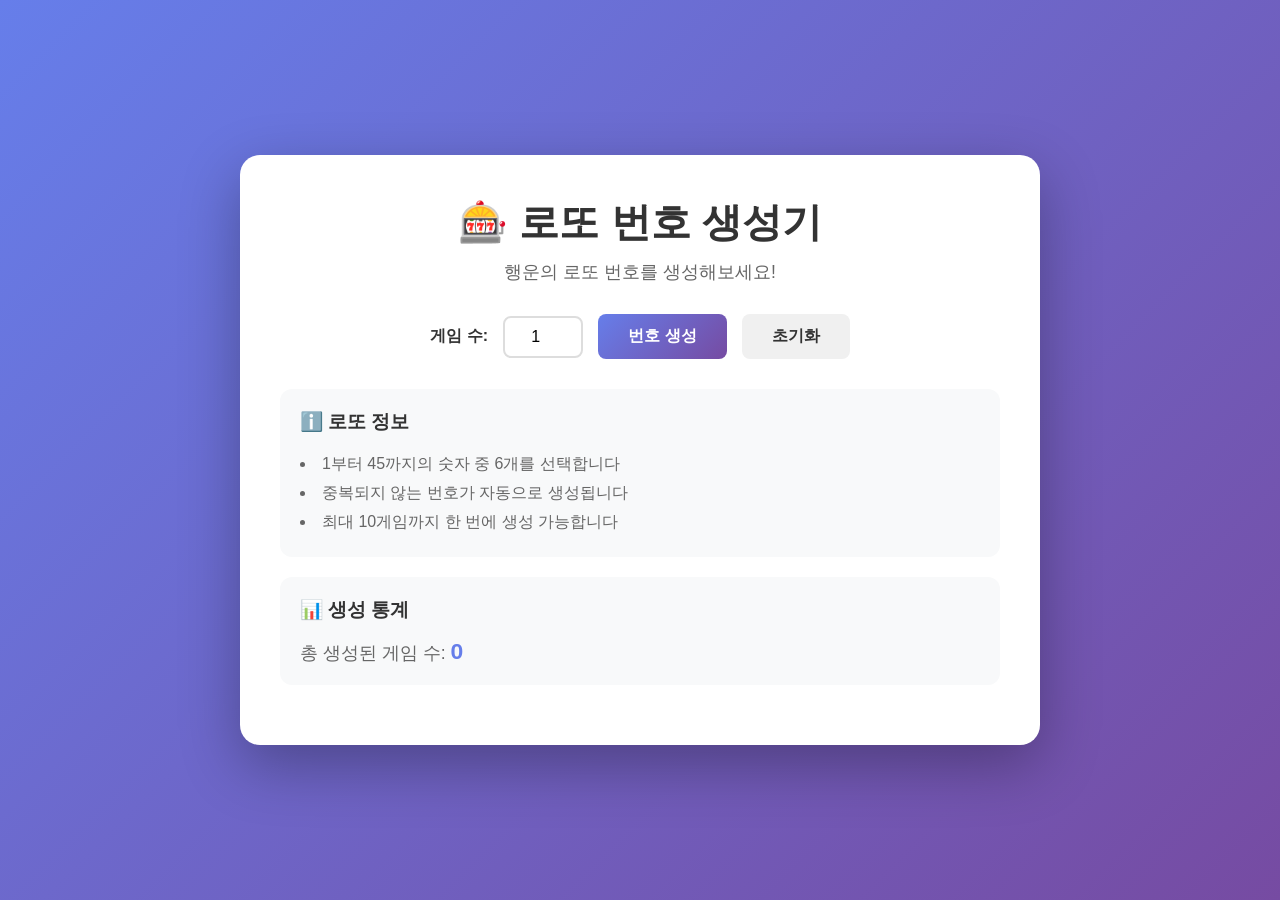
<file: index.html>
<!DOCTYPE html>
<html lang="ko">
<head>
    <meta charset="UTF-8">
    <meta name="viewport" content="width=device-width, initial-scale=1.0">
    <title>로또 번호 생성기</title>
    <link rel="stylesheet" href="style.css">
</head>
<body>
    <div class="container">
        <h1>🎰 로또 번호 생성기</h1>
        <p class="description">행운의 로또 번호를 생성해보세요!</p>
        
        <div class="controls">
            <label for="gameCount">게임 수:</label>
            <input type="number" id="gameCount" min="1" max="10" value="1">
            <button id="generateBtn">번호 생성</button>
            <button id="clearBtn">초기화</button>
        </div>

        <div id="results" class="results"></div>

        <div class="info">
            <h3>ℹ️ 로또 정보</h3>
            <ul>
                <li>1부터 45까지의 숫자 중 6개를 선택합니다</li>
                <li>중복되지 않는 번호가 자동으로 생성됩니다</li>
                <li>최대 10게임까지 한 번에 생성 가능합니다</li>
            </ul>
        </div>

        <div class="stats">
            <h3>📊 생성 통계</h3>
            <p>총 생성된 게임 수: <span id="totalGames">0</span></p>
        </div>
    </div>

    <script src="script.js"></script>
</body>
</html>
</file>
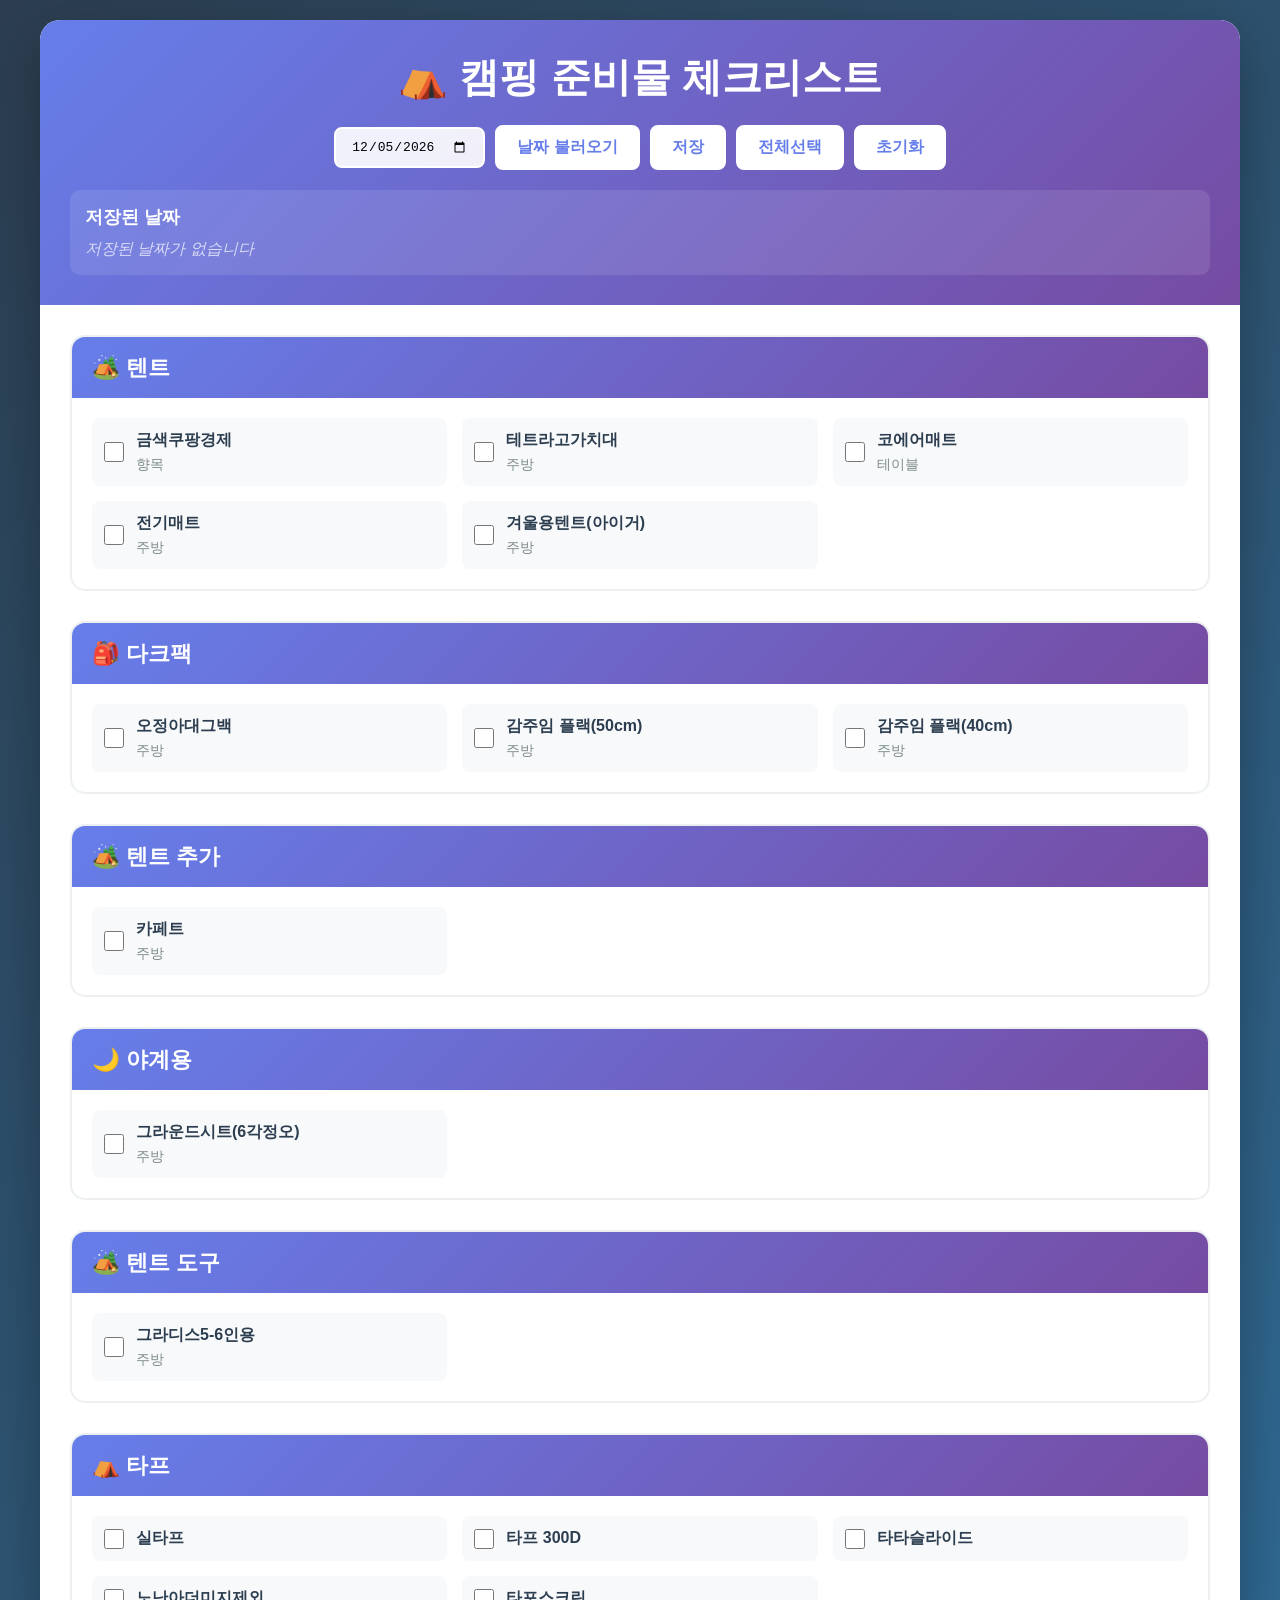
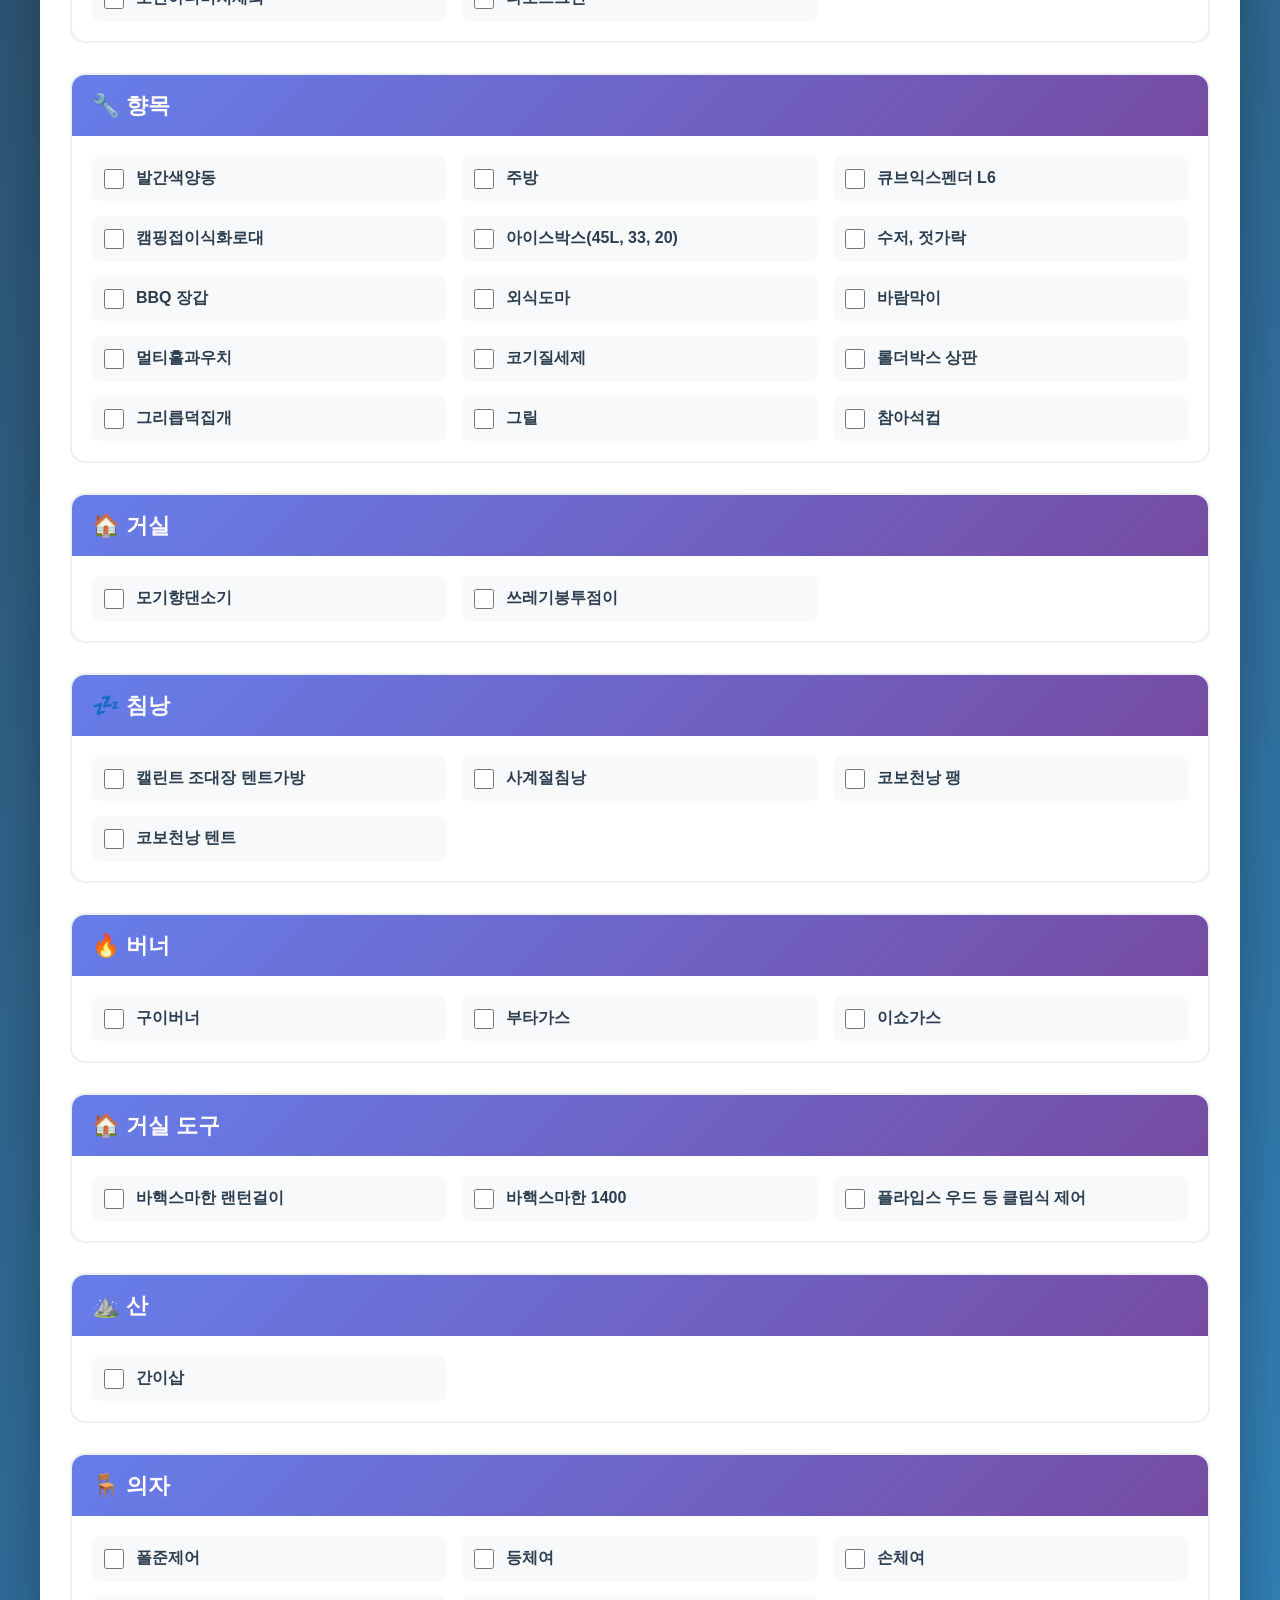
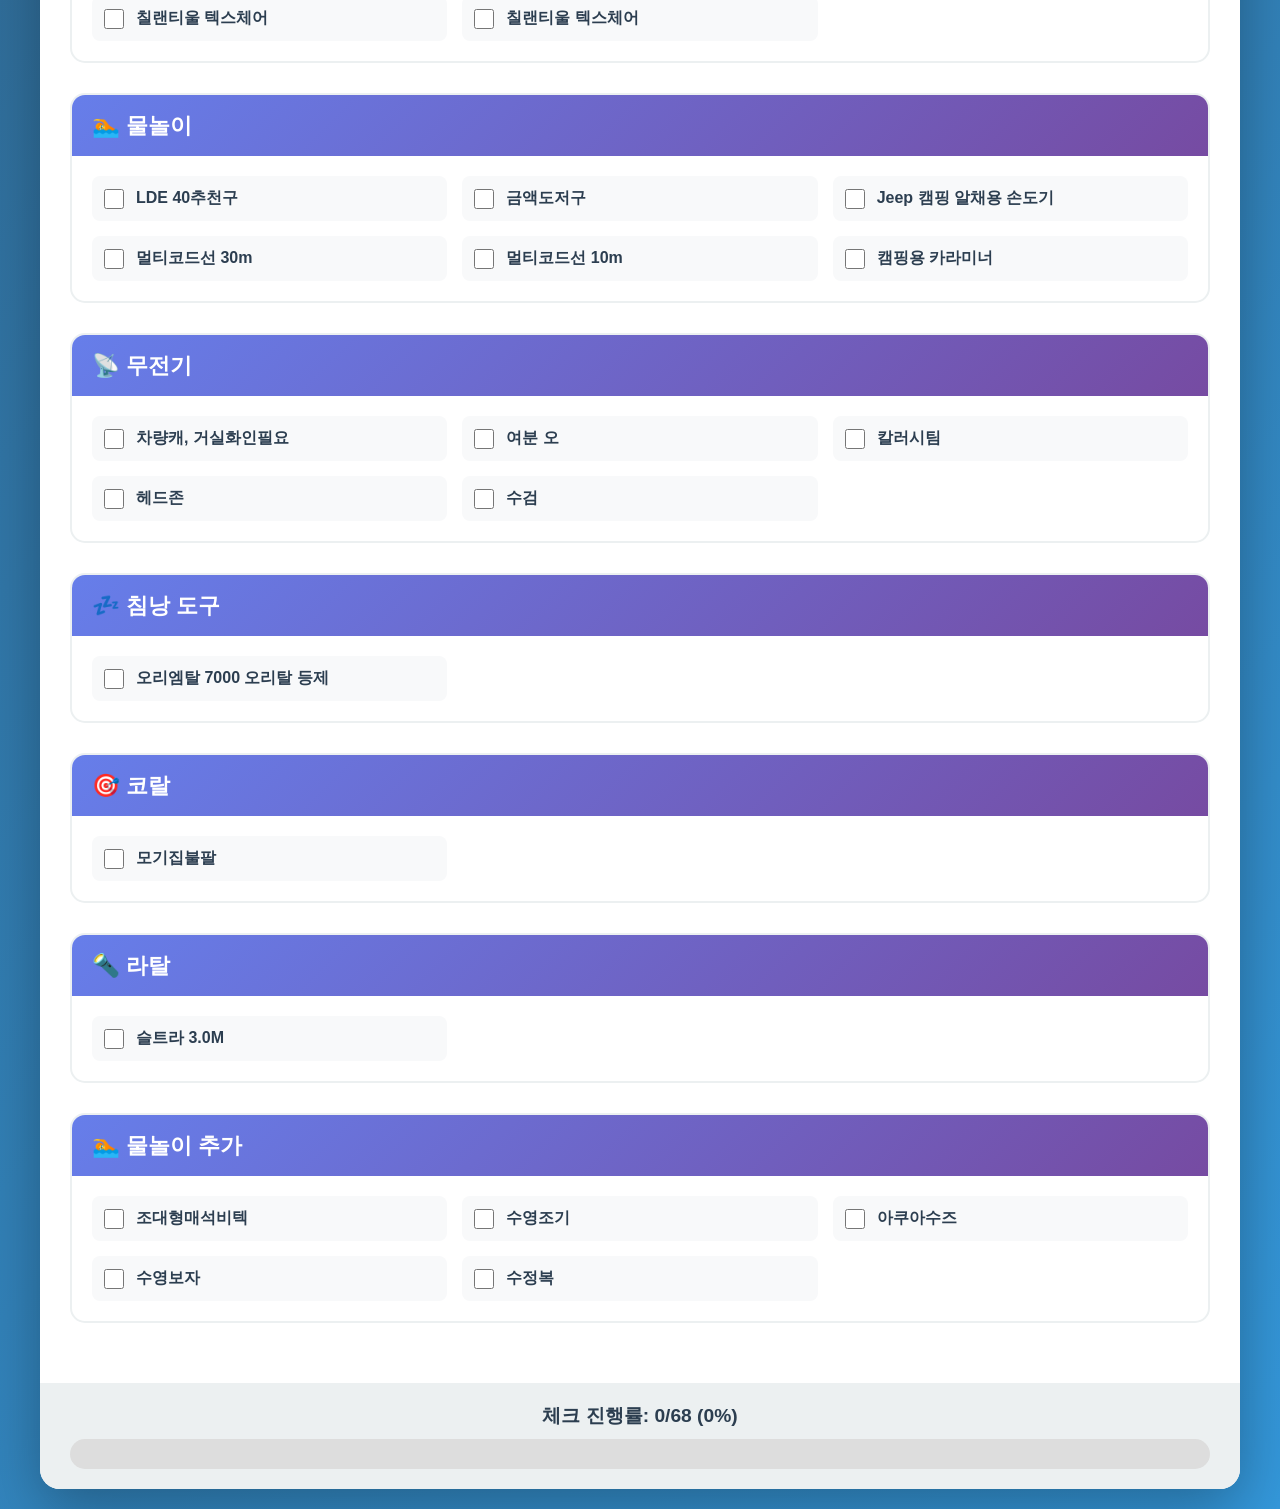
<file: camping/index.html>
<!DOCTYPE html>
<html lang="ko">
<head>
    <meta charset="UTF-8">
    <meta name="viewport" content="width=device-width, initial-scale=1.0">
    <title>캠핑 준비물 체크리스트</title>
    <link rel="stylesheet" href="style.css">
</head>
<body>
    <div class="container">
        <header>
            <h1>⛺ 캠핑 준비물 체크리스트</h1>
            <div class="date-controls">
                <input type="date" id="campingDate" />
                <button id="loadDateBtn">날짜 불러오기</button>
                <button id="saveBtn">저장</button>
                <button id="selectAllBtn">전체선택</button>
                <button id="resetBtn">초기화</button>
            </div>
            <div class="saved-dates">
                <h3>저장된 날짜</h3>
                <div id="savedDatesList"></div>
            </div>
        </header>

        <main>
            <!-- 텐트 카테고리 -->
            <section class="category">
                <h2>🏕️ 텐트</h2>
                <div class="items">
                    <div class="item">
                        <input type="checkbox" id="item1" data-item="텐트-금색쿠팡경제">
                        <label for="item1">
                            <span class="item-name">금색쿠팡경제</span>
                            <span class="item-note">향목</span>
                        </label>
                    </div>
                    <div class="item">
                        <input type="checkbox" id="item2" data-item="텐트-테트라고가치대">
                        <label for="item2">
                            <span class="item-name">테트라고가치대</span>
                            <span class="item-note">주방</span>
                        </label>
                    </div>
                    <div class="item">
                        <input type="checkbox" id="item3" data-item="텐트-코에어매트">
                        <label for="item3">
                            <span class="item-name">코에어매트</span>
                            <span class="item-note">테이블</span>
                        </label>
                    </div>
                    <div class="item">
                        <input type="checkbox" id="item4" data-item="텐트-전기매트">
                        <label for="item4">
                            <span class="item-name">전기매트</span>
                            <span class="item-note">주방</span>
                        </label>
                    </div>
                    <div class="item">
                        <input type="checkbox" id="item5" data-item="텐트-겨울용텐트(아이거)">
                        <label for="item5">
                            <span class="item-name">겨울용텐트(아이거)</span>
                            <span class="item-note">주방</span>
                        </label>
                    </div>
                </div>
            </section>

            <!-- 다크팩 카테고리 -->
            <section class="category">
                <h2>🎒 다크팩</h2>
                <div class="items">
                    <div class="item">
                        <input type="checkbox" id="item6" data-item="다크팩-오정아대그백">
                        <label for="item6">
                            <span class="item-name">오정아대그백</span>
                            <span class="item-note">주방</span>
                        </label>
                    </div>
                    <div class="item">
                        <input type="checkbox" id="item7" data-item="다크팩-감주임플랙(50cm)">
                        <label for="item7">
                            <span class="item-name">감주임 플랙(50cm)</span>
                            <span class="item-note">주방</span>
                        </label>
                    </div>
                    <div class="item">
                        <input type="checkbox" id="item8" data-item="다크팩-감주임플랙(40cm)">
                        <label for="item8">
                            <span class="item-name">감주임 플랙(40cm)</span>
                            <span class="item-note">주방</span>
                        </label>
                    </div>
                </div>
            </section>

            <!-- 텐트 추가 카테고리 -->
            <section class="category">
                <h2>🏕️ 텐트 추가</h2>
                <div class="items">
                    <div class="item">
                        <input type="checkbox" id="item9" data-item="텐트-카페트">
                        <label for="item9">
                            <span class="item-name">카페트</span>
                            <span class="item-note">주방</span>
                        </label>
                    </div>
                </div>
            </section>

            <!-- 야계용 카테고리 -->
            <section class="category">
                <h2>🌙 야계용</h2>
                <div class="items">
                    <div class="item">
                        <input type="checkbox" id="item10" data-item="야계용-그라운드시트(6각정오)">
                        <label for="item10">
                            <span class="item-name">그라운드시트(6각정오)</span>
                            <span class="item-note">주방</span>
                        </label>
                    </div>
                </div>
            </section>

            <!-- 텐트 추가2 카테고리 -->
            <section class="category">
                <h2>🏕️ 텐트 도구</h2>
                <div class="items">
                    <div class="item">
                        <input type="checkbox" id="item11" data-item="텐트-그라디스5-6인용">
                        <label for="item11">
                            <span class="item-name">그라디스5-6인용</span>
                            <span class="item-note">주방</span>
                        </label>
                    </div>
                </div>
            </section>

            <!-- 타프 카테고리 -->
            <section class="category">
                <h2>⛺ 타프</h2>
                <div class="items">
                    <div class="item">
                        <input type="checkbox" id="item12" data-item="타프-실타프">
                        <label for="item12">
                            <span class="item-name">실타프</span>
                        </label>
                    </div>
                    <div class="item">
                        <input type="checkbox" id="item13" data-item="타프-타프300D">
                        <label for="item13">
                            <span class="item-name">타프 300D</span>
                        </label>
                    </div>
                    <div class="item">
                        <input type="checkbox" id="item14" data-item="타프-타타슬라이드">
                        <label for="item14">
                            <span class="item-name">타타슬라이드</span>
                        </label>
                    </div>
                    <div class="item">
                        <input type="checkbox" id="item15" data-item="타프-노난아더미지제외">
                        <label for="item15">
                            <span class="item-name">노난아더미지제외</span>
                        </label>
                    </div>
                    <div class="item">
                        <input type="checkbox" id="item16" data-item="타프-타포스크린">
                        <label for="item16">
                            <span class="item-name">타포스크린</span>
                        </label>
                    </div>
                </div>
            </section>

            <!-- 향목 카테고리 -->
            <section class="category">
                <h2>🔧 향목</h2>
                <div class="items">
                    <div class="item">
                        <input type="checkbox" id="item17" data-item="향목-발간색양동">
                        <label for="item17">
                            <span class="item-name">발간색양동</span>
                        </label>
                    </div>
                    <div class="item">
                        <input type="checkbox" id="item18" data-item="향목-주방">
                        <label for="item18">
                            <span class="item-name">주방</span>
                        </label>
                    </div>
                    <div class="item">
                        <input type="checkbox" id="item19" data-item="향목-큐브익스펜더L6">
                        <label for="item19">
                            <span class="item-name">큐브익스펜더 L6</span>
                        </label>
                    </div>
                    <div class="item">
                        <input type="checkbox" id="item20" data-item="향목-캠핑접이식화로대">
                        <label for="item20">
                            <span class="item-name">캠핑접이식화로대</span>
                        </label>
                    </div>
                    <div class="item">
                        <input type="checkbox" id="item21" data-item="향목-아이스박스(45L,33,20)">
                        <label for="item21">
                            <span class="item-name">아이스박스(45L, 33, 20)</span>
                        </label>
                    </div>
                    <div class="item">
                        <input type="checkbox" id="item22" data-item="향목-수저,젓가락">
                        <label for="item22">
                            <span class="item-name">수저, 젓가락</span>
                        </label>
                    </div>
                    <div class="item">
                        <input type="checkbox" id="item23" data-item="향목-BBQ장갑">
                        <label for="item23">
                            <span class="item-name">BBQ 장갑</span>
                        </label>
                    </div>
                    <div class="item">
                        <input type="checkbox" id="item24" data-item="향목-외식도마">
                        <label for="item24">
                            <span class="item-name">외식도마</span>
                        </label>
                    </div>
                    <div class="item">
                        <input type="checkbox" id="item25" data-item="향목-바람막이">
                        <label for="item25">
                            <span class="item-name">바람막이</span>
                        </label>
                    </div>
                    <div class="item">
                        <input type="checkbox" id="item26" data-item="향목-멀티홀과우치">
                        <label for="item26">
                            <span class="item-name">멀티홀과우치</span>
                        </label>
                    </div>
                    <div class="item">
                        <input type="checkbox" id="item27" data-item="향목-코기질세제">
                        <label for="item27">
                            <span class="item-name">코기질세제</span>
                        </label>
                    </div>
                    <div class="item">
                        <input type="checkbox" id="item28" data-item="향목-롤더박스상판">
                        <label for="item28">
                            <span class="item-name">롤더박스 상판</span>
                        </label>
                    </div>
                    <div class="item">
                        <input type="checkbox" id="item29" data-item="향목-그리릅덕집개">
                        <label for="item29">
                            <span class="item-name">그리릅덕집개</span>
                        </label>
                    </div>
                    <div class="item">
                        <input type="checkbox" id="item30" data-item="향목-그릴">
                        <label for="item30">
                            <span class="item-name">그릴</span>
                        </label>
                    </div>
                    <div class="item">
                        <input type="checkbox" id="item31" data-item="향목-참아석컵">
                        <label for="item31">
                            <span class="item-name">참아석컵</span>
                        </label>
                    </div>
                </div>
            </section>

            <!-- 거실 카테고리 -->
            <section class="category">
                <h2>🏠 거실</h2>
                <div class="items">
                    <div class="item">
                        <input type="checkbox" id="item32" data-item="거실-모기향댄소기">
                        <label for="item32">
                            <span class="item-name">모기향댄소기</span>
                        </label>
                    </div>
                    <div class="item">
                        <input type="checkbox" id="item33" data-item="거실-쓰레기봉투점이">
                        <label for="item33">
                            <span class="item-name">쓰레기봉투점이</span>
                        </label>
                    </div>
                </div>
            </section>

            <!-- 침낭 카테고리 -->
            <section class="category">
                <h2>💤 침낭</h2>
                <div class="items">
                    <div class="item">
                        <input type="checkbox" id="item34" data-item="침낭-캘린트조대장텐트가방">
                        <label for="item34">
                            <span class="item-name">캘린트 조대장 텐트가방</span>
                        </label>
                    </div>
                    <div class="item">
                        <input type="checkbox" id="item35" data-item="침낭-사계절침낭">
                        <label for="item35">
                            <span class="item-name">사계절침낭</span>
                        </label>
                    </div>
                    <div class="item">
                        <input type="checkbox" id="item36" data-item="침낭-코보천낭팽">
                        <label for="item36">
                            <span class="item-name">코보천낭 팽</span>
                        </label>
                    </div>
                    <div class="item">
                        <input type="checkbox" id="item37" data-item="침낭-코보천낭텐트">
                        <label for="item37">
                            <span class="item-name">코보천낭 텐트</span>
                        </label>
                    </div>
                </div>
            </section>

            <!-- 버너 카테고리 -->
            <section class="category">
                <h2>🔥 버너</h2>
                <div class="items">
                    <div class="item">
                        <input type="checkbox" id="item38" data-item="버너-구이버너">
                        <label for="item38">
                            <span class="item-name">구이버너</span>
                        </label>
                    </div>
                    <div class="item">
                        <input type="checkbox" id="item39" data-item="버너-부타가스">
                        <label for="item39">
                            <span class="item-name">부타가스</span>
                        </label>
                    </div>
                    <div class="item">
                        <input type="checkbox" id="item40" data-item="버너-이쇼가스">
                        <label for="item40">
                            <span class="item-name">이쇼가스</span>
                        </label>
                    </div>
                </div>
            </section>

            <!-- 거실 추가 카테고리 -->
            <section class="category">
                <h2>🏠 거실 도구</h2>
                <div class="items">
                    <div class="item">
                        <input type="checkbox" id="item41" data-item="거실-바핵스마한랜턴걸이">
                        <label for="item41">
                            <span class="item-name">바핵스마한 랜턴걸이</span>
                        </label>
                    </div>
                    <div class="item">
                        <input type="checkbox" id="item42" data-item="거실-바핵스마한1400">
                        <label for="item42">
                            <span class="item-name">바핵스마한 1400</span>
                        </label>
                    </div>
                    <div class="item">
                        <input type="checkbox" id="item43" data-item="거실-플라입스우드등클립식제어">
                        <label for="item43">
                            <span class="item-name">플라입스 우드 등 클립식 제어</span>
                        </label>
                    </div>
                </div>
            </section>

            <!-- 산 카테고리 -->
            <section class="category">
                <h2>⛰️ 산</h2>
                <div class="items">
                    <div class="item">
                        <input type="checkbox" id="item44" data-item="산-간이삽">
                        <label for="item44">
                            <span class="item-name">간이삽</span>
                        </label>
                    </div>
                </div>
            </section>

            <!-- 의자 카테고리 -->
            <section class="category">
                <h2>🪑 의자</h2>
                <div class="items">
                    <div class="item">
                        <input type="checkbox" id="item45" data-item="의자-폴준제어">
                        <label for="item45">
                            <span class="item-name">폴준제어</span>
                        </label>
                    </div>
                    <div class="item">
                        <input type="checkbox" id="item46" data-item="의자-등체여">
                        <label for="item46">
                            <span class="item-name">등체여</span>
                        </label>
                    </div>
                    <div class="item">
                        <input type="checkbox" id="item47" data-item="의자-손체여">
                        <label for="item47">
                            <span class="item-name">손체여</span>
                        </label>
                    </div>
                    <div class="item">
                        <input type="checkbox" id="item48" data-item="의자-칠랜티울텍스체어">
                        <label for="item48">
                            <span class="item-name">칠랜티울 텍스체어</span>
                        </label>
                    </div>
                    <div class="item">
                        <input type="checkbox" id="item49" data-item="의자-칠랜티울텍스체어2">
                        <label for="item49">
                            <span class="item-name">칠랜티울 텍스체어</span>
                        </label>
                    </div>
                </div>
            </section>

            <!-- 물놀이 카테고리 -->
            <section class="category">
                <h2>🏊 물놀이</h2>
                <div class="items">
                    <div class="item">
                        <input type="checkbox" id="item50" data-item="물놀이-LDE40추천구">
                        <label for="item50">
                            <span class="item-name">LDE 40추천구</span>
                        </label>
                    </div>
                    <div class="item">
                        <input type="checkbox" id="item51" data-item="물놀이-금액도저구">
                        <label for="item51">
                            <span class="item-name">금액도저구</span>
                        </label>
                    </div>
                    <div class="item">
                        <input type="checkbox" id="item52" data-item="물놀이-Jeep캠핑알채용손도기">
                        <label for="item52">
                            <span class="item-name">Jeep 캠핑 알채용 손도기</span>
                        </label>
                    </div>
                    <div class="item">
                        <input type="checkbox" id="item53" data-item="물놀이-멀티코드선30m">
                        <label for="item53">
                            <span class="item-name">멀티코드선 30m</span>
                        </label>
                    </div>
                    <div class="item">
                        <input type="checkbox" id="item54" data-item="물놀이-멀티코드선10m">
                        <label for="item54">
                            <span class="item-name">멀티코드선 10m</span>
                        </label>
                    </div>
                    <div class="item">
                        <input type="checkbox" id="item55" data-item="물놀이-캠핑용카라미너">
                        <label for="item55">
                            <span class="item-name">캠핑용 카라미너</span>
                        </label>
                    </div>
                </div>
            </section>

            <!-- 무전기 카테고리 -->
            <section class="category">
                <h2>📡 무전기</h2>
                <div class="items">
                    <div class="item">
                        <input type="checkbox" id="item56" data-item="무전기-차량캐,거실화인필요">
                        <label for="item56">
                            <span class="item-name">차량캐, 거실화인필요</span>
                        </label>
                    </div>
                    <div class="item">
                        <input type="checkbox" id="item57" data-item="무전기-여분오">
                        <label for="item57">
                            <span class="item-name">여분 오</span>
                        </label>
                    </div>
                    <div class="item">
                        <input type="checkbox" id="item58" data-item="무전기-칼러시팀">
                        <label for="item58">
                            <span class="item-name">칼러시팀</span>
                        </label>
                    </div>
                    <div class="item">
                        <input type="checkbox" id="item59" data-item="무전기-헤드존">
                        <label for="item59">
                            <span class="item-name">헤드존</span>
                        </label>
                    </div>
                    <div class="item">
                        <input type="checkbox" id="item60" data-item="무전기-수검">
                        <label for="item60">
                            <span class="item-name">수검</span>
                        </label>
                    </div>
                </div>
            </section>

            <!-- 침낭 추가 카테고리 -->
            <section class="category">
                <h2>💤 침낭 도구</h2>
                <div class="items">
                    <div class="item">
                        <input type="checkbox" id="item61" data-item="침낭-오리엠탈7000오리탈등제">
                        <label for="item61">
                            <span class="item-name">오리엠탈 7000 오리탈 등제</span>
                        </label>
                    </div>
                </div>
            </section>

            <!-- 코랄 카테고리 -->
            <section class="category">
                <h2>🎯 코랄</h2>
                <div class="items">
                    <div class="item">
                        <input type="checkbox" id="item62" data-item="코랄-모기집불팔">
                        <label for="item62">
                            <span class="item-name">모기집불팔</span>
                        </label>
                    </div>
                </div>
            </section>

            <!-- 라탈 카테고리 -->
            <section class="category">
                <h2>🔦 라탈</h2>
                <div class="items">
                    <div class="item">
                        <input type="checkbox" id="item63" data-item="라탈-슬트라3.0M">
                        <label for="item63">
                            <span class="item-name">슬트라 3.0M</span>
                        </label>
                    </div>
                </div>
            </section>

            <!-- 물놀이 추가 카테고리 -->
            <section class="category">
                <h2>🏊 물놀이 추가</h2>
                <div class="items">
                    <div class="item">
                        <input type="checkbox" id="item64" data-item="물놀이-조대형매석비텍">
                        <label for="item64">
                            <span class="item-name">조대형매석비텍</span>
                        </label>
                    </div>
                    <div class="item">
                        <input type="checkbox" id="item65" data-item="물놀이-수영조기">
                        <label for="item65">
                            <span class="item-name">수영조기</span>
                        </label>
                    </div>
                    <div class="item">
                        <input type="checkbox" id="item66" data-item="물놀이-아쿠아수즈">
                        <label for="item66">
                            <span class="item-name">아쿠아수즈</span>
                        </label>
                    </div>
                    <div class="item">
                        <input type="checkbox" id="item67" data-item="물놀이-수영보자">
                        <label for="item67">
                            <span class="item-name">수영보자</span>
                        </label>
                    </div>
                    <div class="item">
                        <input type="checkbox" id="item68" data-item="물놀이-수정복">
                        <label for="item68">
                            <span class="item-name">수정복</span>
                        </label>
                    </div>
                </div>
            </section>

        </main>

        <footer>
            <div class="progress">
                <p>체크 진행률: <span id="progressText">0/68 (0%)</span></p>
                <div class="progress-bar">
                    <div id="progressFill"></div>
                </div>
            </div>
        </footer>
    </div>

    <script src="script.js"></script>
</body>
</html>
</file>
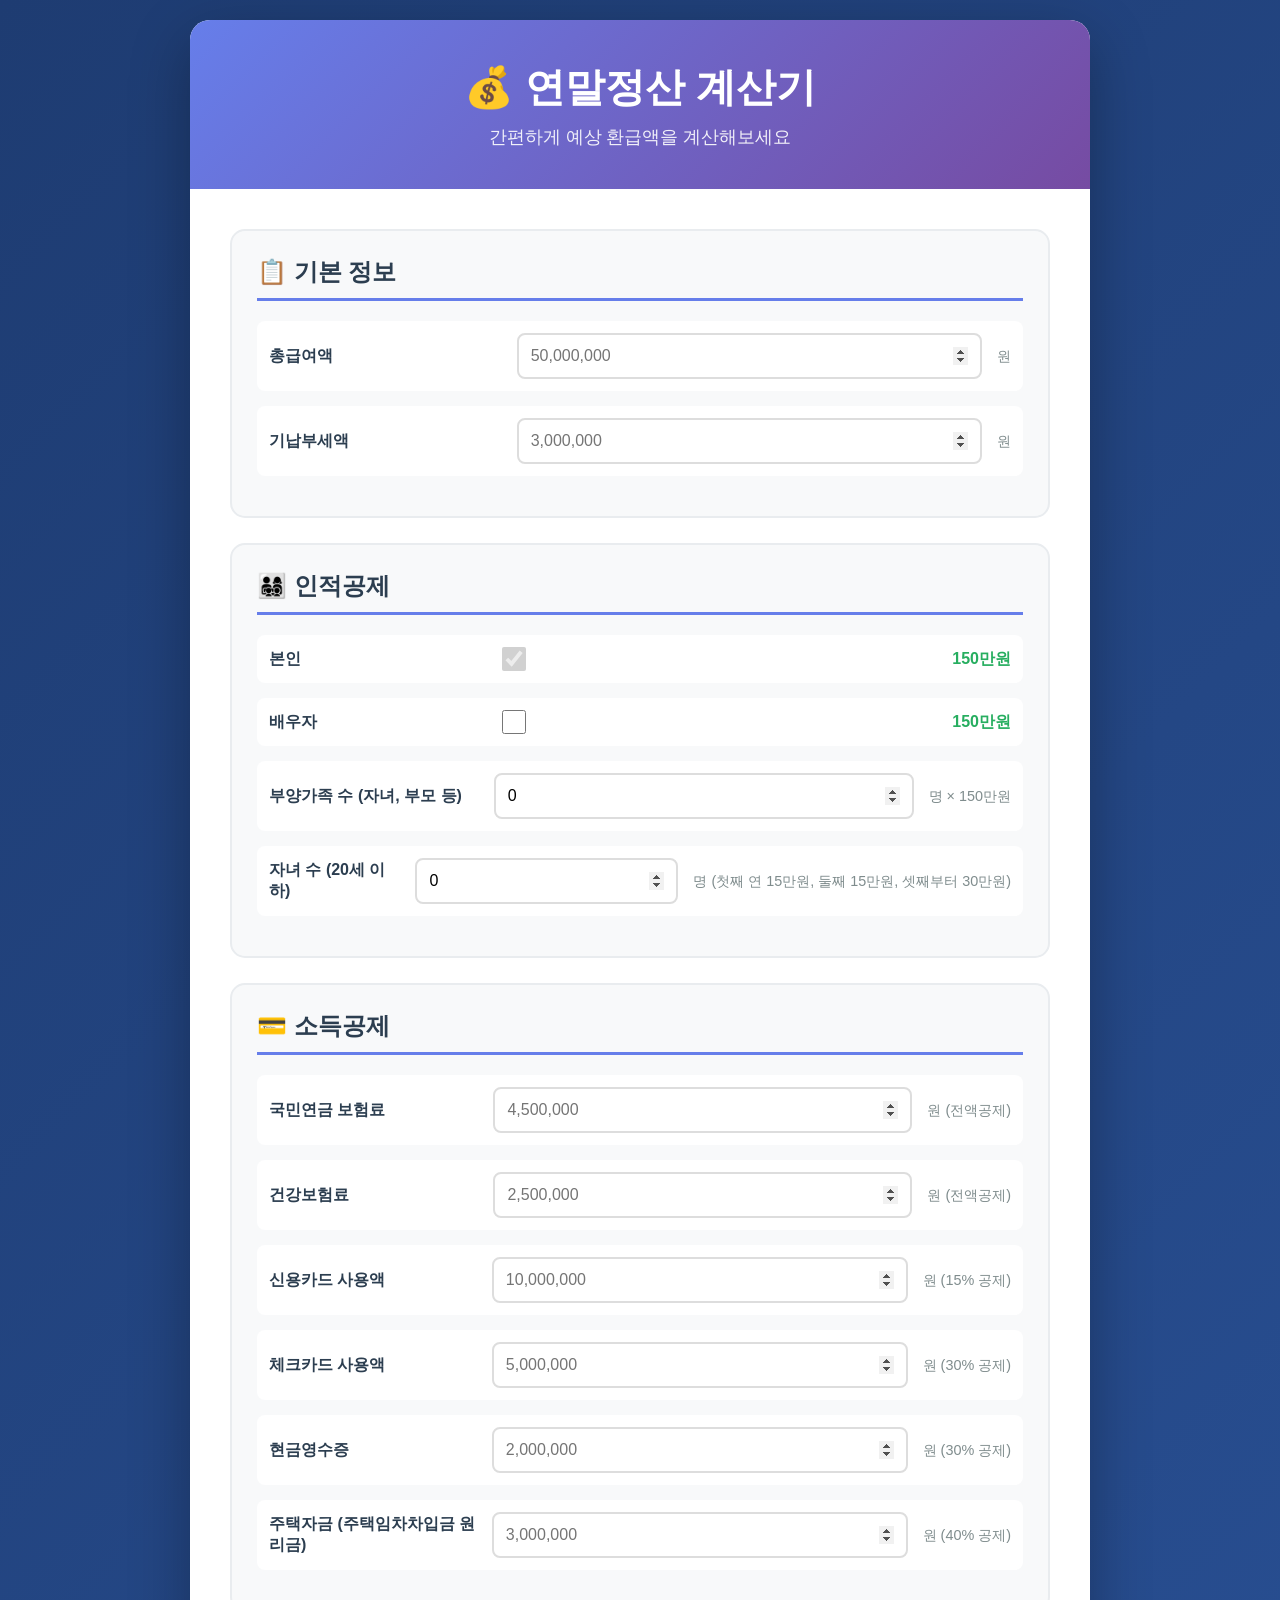
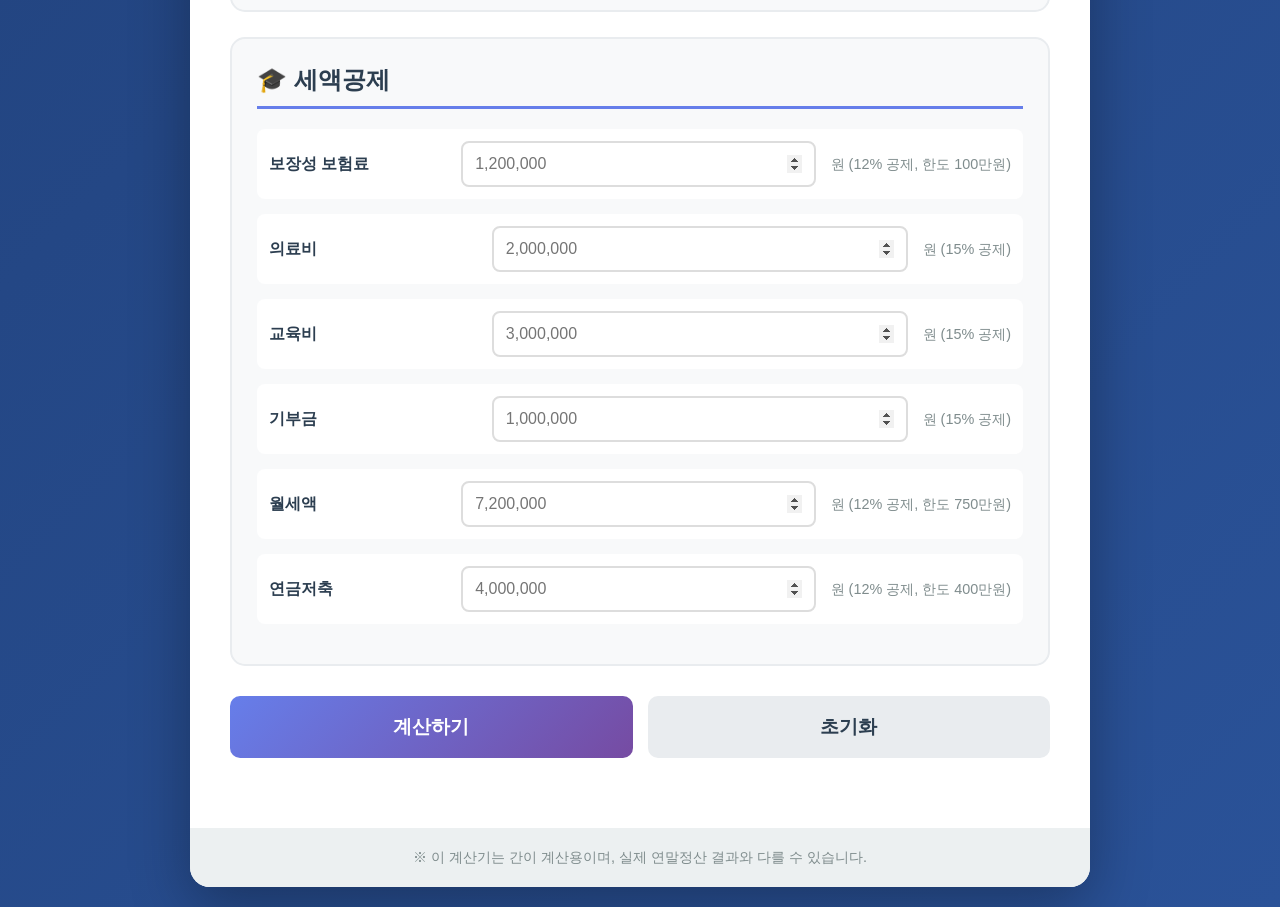
<file: tax-calculator/index.html>
<!DOCTYPE html>
<html lang="ko">
<head>
    <meta charset="UTF-8">
    <meta name="viewport" content="width=device-width, initial-scale=1.0">
    <title>연말정산 계산기</title>
    <link rel="stylesheet" href="style.css">
</head>
<body>
    <div class="container">
        <header>
            <h1>💰 연말정산 계산기</h1>
            <p class="subtitle">간편하게 예상 환급액을 계산해보세요</p>
        </header>

        <main>
            <!-- 기본 정보 -->
            <section class="section">
                <h2>📋 기본 정보</h2>
                <div class="input-group">
                    <label for="totalIncome">총급여액</label>
                    <input type="number" id="totalIncome" placeholder="50,000,000" min="0">
                    <span class="unit">원</span>
                </div>
                <div class="input-group">
                    <label for="paidTax">기납부세액</label>
                    <input type="number" id="paidTax" placeholder="3,000,000" min="0">
                    <span class="unit">원</span>
                </div>
            </section>

            <!-- 인적공제 -->
            <section class="section">
                <h2>👨‍👩‍👧‍👦 인적공제</h2>
                <div class="input-group">
                    <label for="본인">본인</label>
                    <input type="checkbox" id="본인" checked disabled>
                    <span class="deduction-amount">150만원</span>
                </div>
                <div class="input-group">
                    <label for="배우자">배우자</label>
                    <input type="checkbox" id="배우자" class="family-checkbox">
                    <span class="deduction-amount">150만원</span>
                </div>
                <div class="input-group">
                    <label for="부양가족수">부양가족 수 (자녀, 부모 등)</label>
                    <input type="number" id="부양가족수" min="0" value="0">
                    <span class="unit">명 × 150만원</span>
                </div>
                <div class="input-group">
                    <label for="자녀수">자녀 수 (20세 이하)</label>
                    <input type="number" id="자녀수" min="0" value="0">
                    <span class="unit">명 (첫째 연 15만원, 둘째 15만원, 셋째부터 30만원)</span>
                </div>
            </section>

            <!-- 소득공제 -->
            <section class="section">
                <h2>💳 소득공제</h2>
                <div class="input-group">
                    <label for="국민연금">국민연금 보험료</label>
                    <input type="number" id="국민연금" placeholder="4,500,000" min="0">
                    <span class="unit">원 (전액공제)</span>
                </div>
                <div class="input-group">
                    <label for="건강보험">건강보험료</label>
                    <input type="number" id="건강보험" placeholder="2,500,000" min="0">
                    <span class="unit">원 (전액공제)</span>
                </div>
                <div class="input-group">
                    <label for="신용카드">신용카드 사용액</label>
                    <input type="number" id="신용카드" placeholder="10,000,000" min="0">
                    <span class="unit">원 (15% 공제)</span>
                </div>
                <div class="input-group">
                    <label for="체크카드">체크카드 사용액</label>
                    <input type="number" id="체크카드" placeholder="5,000,000" min="0">
                    <span class="unit">원 (30% 공제)</span>
                </div>
                <div class="input-group">
                    <label for="현금영수증">현금영수증</label>
                    <input type="number" id="현금영수증" placeholder="2,000,000" min="0">
                    <span class="unit">원 (30% 공제)</span>
                </div>
                <div class="input-group">
                    <label for="주택자금">주택자금 (주택임차차입금 원리금)</label>
                    <input type="number" id="주택자금" placeholder="3,000,000" min="0">
                    <span class="unit">원 (40% 공제)</span>
                </div>
            </section>

            <!-- 세액공제 -->
            <section class="section">
                <h2>🎓 세액공제</h2>
                <div class="input-group">
                    <label for="보험료">보장성 보험료</label>
                    <input type="number" id="보험료" placeholder="1,200,000" min="0">
                    <span class="unit">원 (12% 공제, 한도 100만원)</span>
                </div>
                <div class="input-group">
                    <label for="의료비">의료비</label>
                    <input type="number" id="의료비" placeholder="2,000,000" min="0">
                    <span class="unit">원 (15% 공제)</span>
                </div>
                <div class="input-group">
                    <label for="교육비">교육비</label>
                    <input type="number" id="교육비" placeholder="3,000,000" min="0">
                    <span class="unit">원 (15% 공제)</span>
                </div>
                <div class="input-group">
                    <label for="기부금">기부금</label>
                    <input type="number" id="기부금" placeholder="1,000,000" min="0">
                    <span class="unit">원 (15% 공제)</span>
                </div>
                <div class="input-group">
                    <label for="월세">월세액</label>
                    <input type="number" id="월세" placeholder="7,200,000" min="0">
                    <span class="unit">원 (12% 공제, 한도 750만원)</span>
                </div>
                <div class="input-group">
                    <label for="연금저축">연금저축</label>
                    <input type="number" id="연금저축" placeholder="4,000,000" min="0">
                    <span class="unit">원 (12% 공제, 한도 400만원)</span>
                </div>
            </section>

            <!-- 계산 버튼 -->
            <div class="button-group">
                <button id="calculateBtn" class="primary-btn">계산하기</button>
                <button id="resetBtn" class="secondary-btn">초기화</button>
            </div>

            <!-- 결과 -->
            <section class="result-section" id="resultSection" style="display: none;">
                <h2>📊 계산 결과</h2>
                <div class="result-grid">
                    <div class="result-item">
                        <span class="result-label">총급여액</span>
                        <span class="result-value" id="result총급여">0원</span>
                    </div>
                    <div class="result-item">
                        <span class="result-label">근로소득공제</span>
                        <span class="result-value" id="result근로소득공제">0원</span>
                    </div>
                    <div class="result-item">
                        <span class="result-label">근로소득금액</span>
                        <span class="result-value" id="result근로소득금액">0원</span>
                    </div>
                    <div class="result-item">
                        <span class="result-label">인적공제</span>
                        <span class="result-value" id="result인적공제">0원</span>
                    </div>
                    <div class="result-item">
                        <span class="result-label">기타 소득공제</span>
                        <span class="result-value" id="result기타소득공제">0원</span>
                    </div>
                    <div class="result-item highlight">
                        <span class="result-label">과세표준</span>
                        <span class="result-value" id="result과세표준">0원</span>
                    </div>
                    <div class="result-item">
                        <span class="result-label">산출세액</span>
                        <span class="result-value" id="result산출세액">0원</span>
                    </div>
                    <div class="result-item">
                        <span class="result-label">세액공제</span>
                        <span class="result-value" id="result세액공제">0원</span>
                    </div>
                    <div class="result-item highlight">
                        <span class="result-label">결정세액</span>
                        <span class="result-value" id="result결정세액">0원</span>
                    </div>
                    <div class="result-item">
                        <span class="result-label">기납부세액</span>
                        <span class="result-value" id="result기납부세액">0원</span>
                    </div>
                    <div class="result-item final" id="finalResult">
                        <span class="result-label">환급/추가납부</span>
                        <span class="result-value" id="result최종">0원</span>
                    </div>
                </div>
            </section>
        </main>

        <footer>
            <p class="disclaimer">※ 이 계산기는 간이 계산용이며, 실제 연말정산 결과와 다를 수 있습니다.</p>
        </footer>
    </div>

    <script src="script.js"></script>
</body>
</html>
</file>
<file: style.css>
* {
    margin: 0;
    padding: 0;
    box-sizing: border-box;
}

body {
    font-family: 'Segoe UI', Tahoma, Geneva, Verdana, sans-serif;
    background: linear-gradient(135deg, #667eea 0%, #764ba2 100%);
    min-height: 100vh;
    display: flex;
    justify-content: center;
    align-items: center;
    padding: 20px;
}

.container {
    background: white;
    border-radius: 20px;
    padding: 40px;
    max-width: 800px;
    width: 100%;
    box-shadow: 0 20px 60px rgba(0, 0, 0, 0.3);
}

h1 {
    color: #333;
    text-align: center;
    margin-bottom: 10px;
    font-size: 2.5em;
}

.description {
    text-align: center;
    color: #666;
    margin-bottom: 30px;
    font-size: 1.1em;
}

.controls {
    display: flex;
    gap: 15px;
    justify-content: center;
    align-items: center;
    margin-bottom: 30px;
    flex-wrap: wrap;
}

label {
    font-weight: 600;
    color: #333;
}

input[type="number"] {
    padding: 10px 15px;
    border: 2px solid #ddd;
    border-radius: 8px;
    font-size: 1em;
    width: 80px;
    text-align: center;
}

input[type="number"]:focus {
    outline: none;
    border-color: #667eea;
}

button {
    padding: 12px 30px;
    border: none;
    border-radius: 8px;
    font-size: 1em;
    font-weight: 600;
    cursor: pointer;
    transition: all 0.3s ease;
}

#generateBtn {
    background: linear-gradient(135deg, #667eea 0%, #764ba2 100%);
    color: white;
}

#generateBtn:hover {
    transform: translateY(-2px);
    box-shadow: 0 5px 15px rgba(102, 126, 234, 0.4);
}

#clearBtn {
    background: #f0f0f0;
    color: #333;
}

#clearBtn:hover {
    background: #e0e0e0;
}

.results {
    margin-bottom: 30px;
}

.game {
    background: #f8f9fa;
    padding: 20px;
    border-radius: 12px;
    margin-bottom: 15px;
    animation: slideIn 0.5s ease;
}

@keyframes slideIn {
    from {
        opacity: 0;
        transform: translateY(-20px);
    }
    to {
        opacity: 1;
        transform: translateY(0);
    }
}

.game-title {
    font-weight: 600;
    color: #667eea;
    margin-bottom: 10px;
    font-size: 1.1em;
}

.numbers {
    display: flex;
    gap: 10px;
    flex-wrap: wrap;
    justify-content: center;
}

.number {
    width: 50px;
    height: 50px;
    border-radius: 50%;
    display: flex;
    align-items: center;
    justify-content: center;
    font-weight: bold;
    font-size: 1.2em;
    color: white;
    animation: pop 0.5s ease;
}

@keyframes pop {
    0% {
        transform: scale(0);
    }
    50% {
        transform: scale(1.1);
    }
    100% {
        transform: scale(1);
    }
}

.number:nth-child(1) { background: #FFB900; animation-delay: 0.1s; }
.number:nth-child(2) { background: #FF6B6B; animation-delay: 0.2s; }
.number:nth-child(3) { background: #4ECDC4; animation-delay: 0.3s; }
.number:nth-child(4) { background: #A8E6CF; animation-delay: 0.4s; }
.number:nth-child(5) { background: #95E1D3; animation-delay: 0.5s; }
.number:nth-child(6) { background: #667eea; animation-delay: 0.6s; }

.info, .stats {
    background: #f8f9fa;
    padding: 20px;
    border-radius: 12px;
    margin-bottom: 20px;
}

.info h3, .stats h3 {
    color: #333;
    margin-bottom: 15px;
}

.info ul {
    list-style-position: inside;
    color: #666;
    line-height: 1.8;
}

.stats p {
    color: #666;
    font-size: 1.1em;
}

.stats span {
    font-weight: bold;
    color: #667eea;
    font-size: 1.3em;
}

@media (max-width: 600px) {
    .container {
        padding: 20px;
    }

    h1 {
        font-size: 2em;
    }

    .controls {
        flex-direction: column;
    }

    input[type="number"] {
        width: 100%;
    }

    button {
        width: 100%;
    }

    .number {
        width: 45px;
        height: 45px;
        font-size: 1em;
    }
}
</file>
<file: camping/style.css>
* {
    margin: 0;
    padding: 0;
    box-sizing: border-box;
}

body {
    font-family: 'Segoe UI', Tahoma, Geneva, Verdana, sans-serif;
    background: linear-gradient(135deg, #2c3e50 0%, #3498db 100%);
    min-height: 100vh;
    padding: 20px;
}

.container {
    max-width: 1200px;
    margin: 0 auto;
    background: white;
    border-radius: 20px;
    box-shadow: 0 20px 60px rgba(0, 0, 0, 0.3);
    overflow: hidden;
}

header {
    background: linear-gradient(135deg, #667eea 0%, #764ba2 100%);
    color: white;
    padding: 30px;
}

h1 {
    text-align: center;
    margin-bottom: 20px;
    font-size: 2.5em;
}

.date-controls {
    display: flex;
    gap: 10px;
    justify-content: center;
    align-items: center;
    margin-bottom: 20px;
    flex-wrap: wrap;
}

.date-controls input[type="date"] {
    padding: 10px 15px;
    border: 2px solid white;
    border-radius: 8px;
    font-size: 1em;
    background: rgba(255, 255, 255, 0.9);
}

.date-controls button {
    padding: 10px 20px;
    border: 2px solid white;
    border-radius: 8px;
    font-size: 1em;
    font-weight: 600;
    cursor: pointer;
    background: white;
    color: #667eea;
    transition: all 0.3s ease;
}

.date-controls button:hover {
    background: rgba(255, 255, 255, 0.9);
    transform: translateY(-2px);
}

.saved-dates {
    background: rgba(255, 255, 255, 0.1);
    padding: 15px;
    border-radius: 10px;
    margin-top: 15px;
}

.saved-dates h3 {
    margin-bottom: 10px;
    font-size: 1.1em;
}

#savedDatesList {
    display: flex;
    gap: 10px;
    flex-wrap: wrap;
}

.date-tag {
    background: white;
    color: #667eea;
    padding: 8px 15px;
    border-radius: 20px;
    cursor: pointer;
    transition: all 0.3s ease;
    font-weight: 600;
    display: flex;
    align-items: center;
    gap: 8px;
}

.date-tag:hover {
    background: #f0f0f0;
    transform: scale(1.05);
}

.date-tag .delete-btn {
    background: #e74c3c;
    color: white;
    border: none;
    border-radius: 50%;
    width: 20px;
    height: 20px;
    font-size: 12px;
    cursor: pointer;
    display: flex;
    align-items: center;
    justify-content: center;
}

.date-tag .delete-btn:hover {
    background: #c0392b;
}

main {
    padding: 30px;
}

.category {
    margin-bottom: 30px;
    border: 2px solid #ecf0f1;
    border-radius: 15px;
    overflow: hidden;
}

.category h2 {
    background: linear-gradient(135deg, #667eea 0%, #764ba2 100%);
    color: white;
    padding: 15px 20px;
    margin: 0;
    font-size: 1.4em;
}

.items {
    padding: 20px;
    display: grid;
    grid-template-columns: repeat(auto-fill, minmax(300px, 1fr));
    gap: 15px;
}

.item {
    display: flex;
    align-items: center;
    padding: 12px;
    background: #f8f9fa;
    border-radius: 8px;
    transition: all 0.3s ease;
}

.item:hover {
    background: #e9ecef;
    transform: translateX(5px);
}

.item input[type="checkbox"] {
    width: 20px;
    height: 20px;
    cursor: pointer;
    margin-right: 12px;
    accent-color: #667eea;
}

.item label {
    cursor: pointer;
    flex: 1;
    display: flex;
    flex-direction: column;
    gap: 5px;
}

.item-name {
    font-weight: 600;
    color: #2c3e50;
    font-size: 1em;
}

.item-note {
    font-size: 0.85em;
    color: #7f8c8d;
}

.item input[type="checkbox"]:checked + label .item-name {
    text-decoration: line-through;
    color: #95a5a6;
}

footer {
    background: #ecf0f1;
    padding: 20px 30px;
}

.progress {
    text-align: center;
}

.progress p {
    font-size: 1.2em;
    font-weight: 600;
    color: #2c3e50;
    margin-bottom: 10px;
}

.progress-bar {
    width: 100%;
    height: 30px;
    background: #ddd;
    border-radius: 15px;
    overflow: hidden;
}

#progressFill {
    height: 100%;
    background: linear-gradient(90deg, #667eea 0%, #764ba2 100%);
    width: 0%;
    transition: width 0.5s ease;
    display: flex;
    align-items: center;
    justify-content: center;
    color: white;
    font-weight: bold;
}

@media (max-width: 768px) {
    h1 {
        font-size: 1.8em;
    }

    .items {
        grid-template-columns: 1fr;
    }

    .date-controls {
        flex-direction: column;
        width: 100%;
    }

    .date-controls input,
    .date-controls button {
        width: 100%;
    }
}

.empty-state {
    text-align: center;
    color: rgba(255, 255, 255, 0.7);
    font-style: italic;
}
</file>
<file: tax-calculator/style.css>
* {
    margin: 0;
    padding: 0;
    box-sizing: border-box;
}

body {
    font-family: 'Segoe UI', Tahoma, Geneva, Verdana, sans-serif;
    background: linear-gradient(135deg, #1e3c72 0%, #2a5298 100%);
    min-height: 100vh;
    padding: 20px;
}

.container {
    max-width: 900px;
    margin: 0 auto;
    background: white;
    border-radius: 20px;
    box-shadow: 0 20px 60px rgba(0, 0, 0, 0.3);
    overflow: hidden;
}

header {
    background: linear-gradient(135deg, #667eea 0%, #764ba2 100%);
    color: white;
    padding: 40px;
    text-align: center;
}

h1 {
    font-size: 2.5em;
    margin-bottom: 10px;
}

.subtitle {
    font-size: 1.1em;
    opacity: 0.9;
}

main {
    padding: 40px;
}

.section {
    background: #f8f9fa;
    border-radius: 15px;
    padding: 25px;
    margin-bottom: 25px;
    border: 2px solid #e9ecef;
}

.section h2 {
    color: #2c3e50;
    margin-bottom: 20px;
    font-size: 1.5em;
    border-bottom: 3px solid #667eea;
    padding-bottom: 10px;
}

.input-group {
    display: grid;
    grid-template-columns: 1fr 2fr auto;
    gap: 15px;
    align-items: center;
    margin-bottom: 15px;
    padding: 12px;
    background: white;
    border-radius: 8px;
}

.input-group label {
    font-weight: 600;
    color: #2c3e50;
}

.input-group input[type="number"] {
    padding: 12px;
    border: 2px solid #ddd;
    border-radius: 8px;
    font-size: 1em;
    transition: all 0.3s ease;
}

.input-group input[type="number"]:focus {
    outline: none;
    border-color: #667eea;
    box-shadow: 0 0 0 3px rgba(102, 126, 234, 0.1);
}

.input-group input[type="checkbox"] {
    width: 24px;
    height: 24px;
    cursor: pointer;
    accent-color: #667eea;
}

.unit {
    color: #7f8c8d;
    font-size: 0.9em;
    white-space: nowrap;
}

.deduction-amount {
    color: #27ae60;
    font-weight: 600;
}

.button-group {
    display: flex;
    gap: 15px;
    margin: 30px 0;
}

.primary-btn, .secondary-btn {
    flex: 1;
    padding: 18px;
    border: none;
    border-radius: 10px;
    font-size: 1.2em;
    font-weight: 600;
    cursor: pointer;
    transition: all 0.3s ease;
}

.primary-btn {
    background: linear-gradient(135deg, #667eea 0%, #764ba2 100%);
    color: white;
}

.primary-btn:hover {
    transform: translateY(-2px);
    box-shadow: 0 5px 20px rgba(102, 126, 234, 0.4);
}

.secondary-btn {
    background: #e9ecef;
    color: #2c3e50;
}

.secondary-btn:hover {
    background: #dee2e6;
}

.result-section {
    background: linear-gradient(135deg, #f5f7fa 0%, #c3cfe2 100%);
    border-radius: 15px;
    padding: 30px;
    margin-top: 30px;
    border: 3px solid #667eea;
}

.result-section h2 {
    color: #2c3e50;
    margin-bottom: 25px;
    text-align: center;
}

.result-grid {
    display: grid;
    gap: 15px;
}

.result-item {
    display: flex;
    justify-content: space-between;
    padding: 15px 20px;
    background: white;
    border-radius: 10px;
    border-left: 4px solid #95a5a6;
}

.result-item.highlight {
    border-left: 4px solid #f39c12;
    background: #fef5e7;
    font-weight: 600;
}

.result-item.final {
    border-left: 4px solid #667eea;
    background: linear-gradient(135deg, #667eea 0%, #764ba2 100%);
    color: white;
    font-size: 1.3em;
    font-weight: bold;
    padding: 20px;
}

.result-label {
    font-weight: 600;
    color: #2c3e50;
}

.result-item.final .result-label,
.result-item.final .result-value {
    color: white;
}

.result-value {
    font-size: 1.1em;
    color: #27ae60;
    font-weight: 700;
}

.result-value.negative {
    color: #e74c3c;
}

footer {
    background: #ecf0f1;
    padding: 20px;
    text-align: center;
}

.disclaimer {
    color: #7f8c8d;
    font-size: 0.9em;
}

@media (max-width: 768px) {
    h1 {
        font-size: 1.8em;
    }

    .input-group {
        grid-template-columns: 1fr;
        gap: 10px;
    }

    .input-group label {
        font-size: 0.95em;
    }

    .button-group {
        flex-direction: column;
    }

    main {
        padding: 20px;
    }

    header {
        padding: 25px;
    }
}

input[type="number"]::-webkit-inner-spin-button,
input[type="number"]::-webkit-outer-spin-button {
    opacity: 1;
}
</file>
